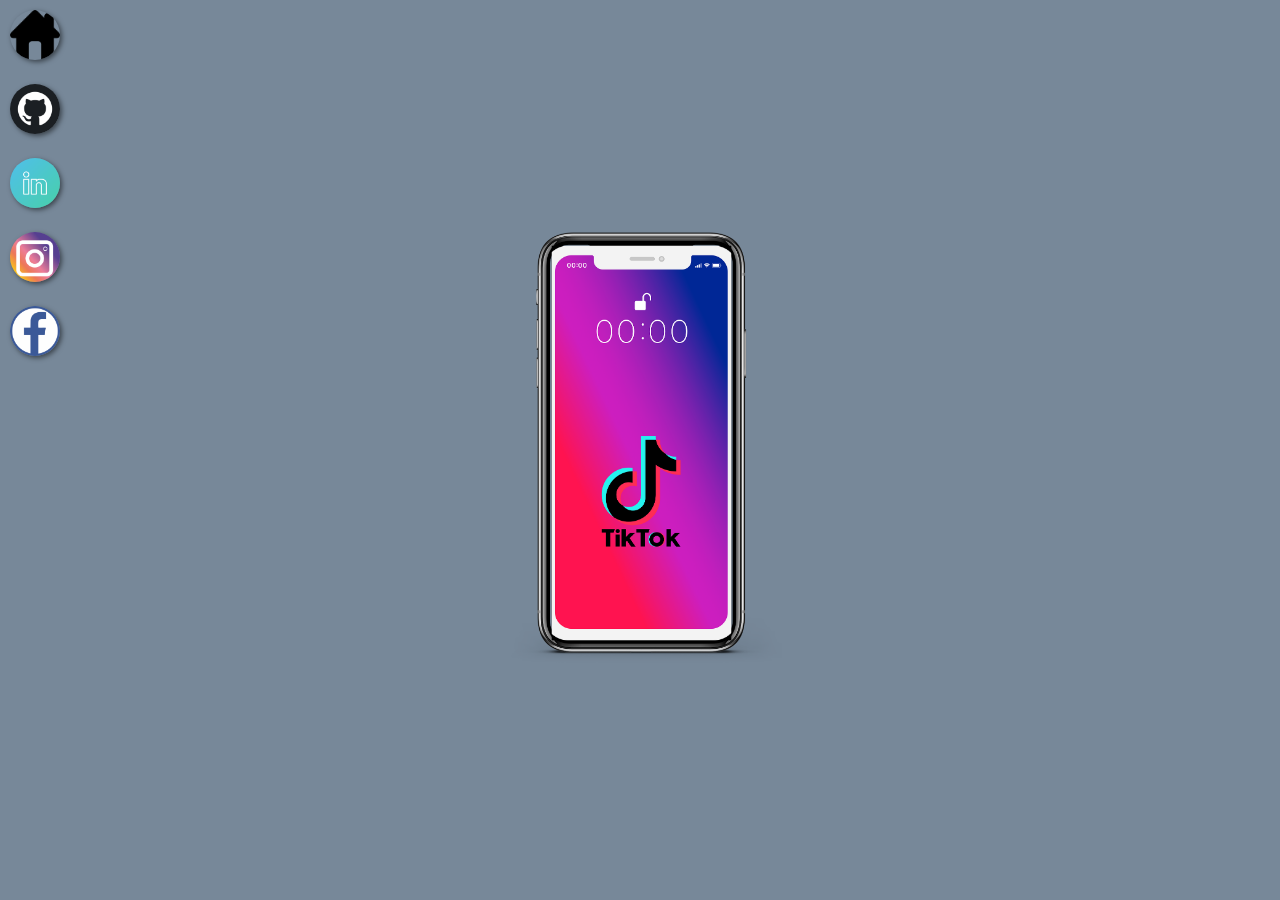
<file: index.html>
<!DOCTYPE html>
<html lang="pt-br">
<head>
    <meta charset="UTF-8">
    <meta name="viewport" content="width=device-width, initial-scale=1.0">
    <link rel="shortcut icon" href="favicon.ico" type="image/x-icon">
    <link rel="stylesheet" href="estilos/style.css">
    <title>Projetos Redes Sociais</title>
</head>
<body>
    <main>
        <section id="telefone">
            <iframe src="home.html" name="tela" id="tela" frameborder="0">Infelizmente seu navegador não é compatível com Iframes</iframe>

        </section>
        <!-- Imagens serão atualizadas para melhor visualizacao -->
        <section id="redes-sociais">
            <a href="home.html" target="tela"><img src="imagens/icon-home.png" alt="Ícone casa"></a><br>
            <a href="github.html" target="tela"><img src="imagens/logo-github.png" alt="Ícone Github"></a><br>
            <a href="linkedin.html" target="tela"><img src="imagens/logo-linkendin.png" alt="Ícone Linkedin"></a><br>
            <a href="instagram.html" target="tela"><img src="imagens/logo-instagram.png" alt="Ícone Instagram"></a><br>
            <a href="facebook.html" target="tela"><img src="imagens/facebook_contatos.png" alt="Ícone Facebook"></a>
        </section>
    </main>
   
</body>
</html>
</file>
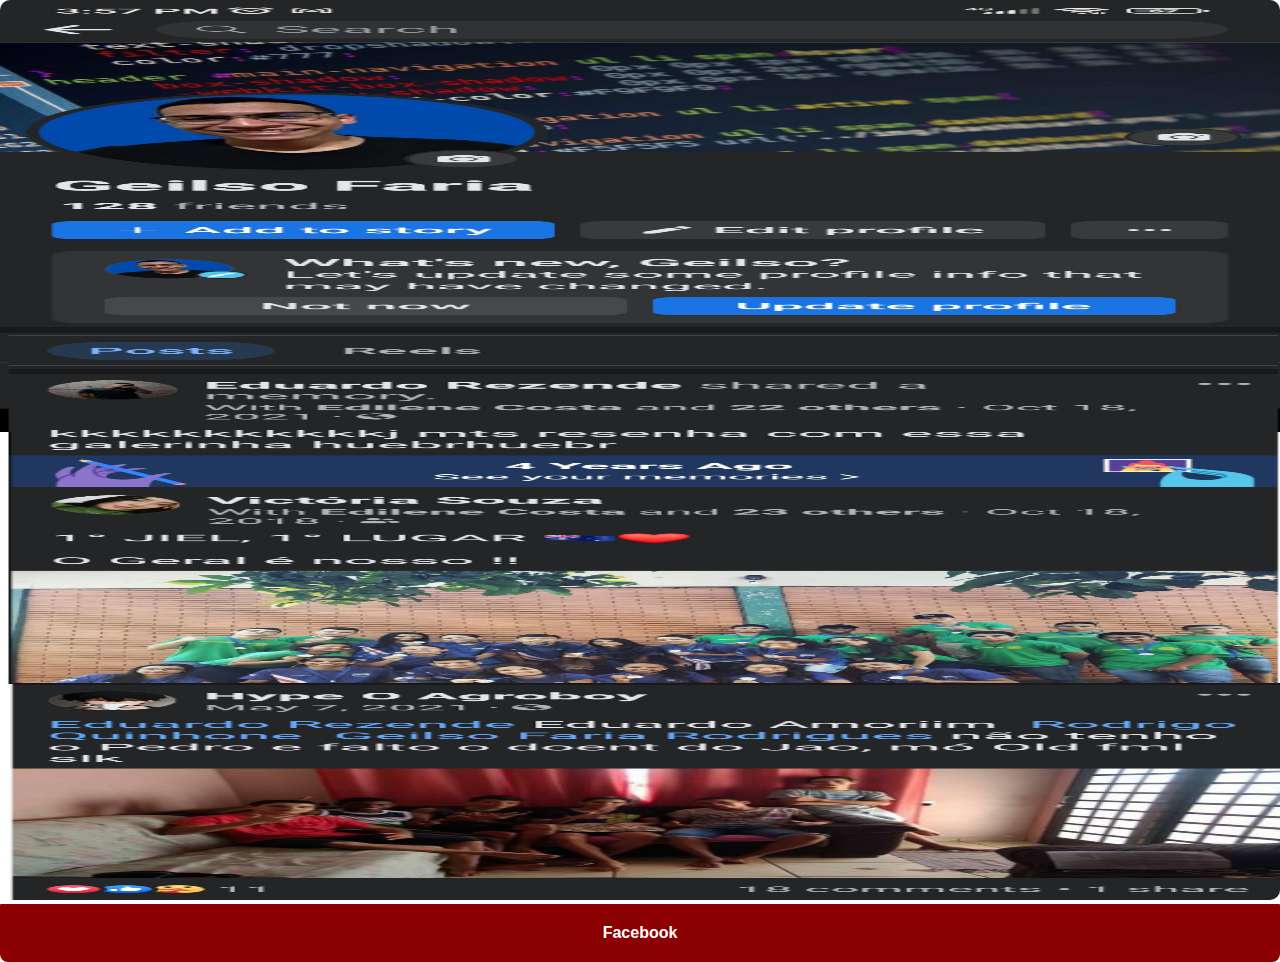
<file: facebook.html>
<!DOCTYPE html>
<html lang="pt-br">
<head>
    <meta charset="UTF-8">
    <meta name="viewport" content="width=device-width, initial-scale=1.0">
    <title>Tela Facebook</title>
    <link rel="stylesheet" href="estilos/social.css">
   
</head>
<body>
    <img src="imagens/tela-facebook.jpg" alt="Imagem do perfil do Facebook">
    <a href="https://www.facebook.com/geilsorodrigues" target="_blank">Facebook</a>
</body>
</html>
</file>
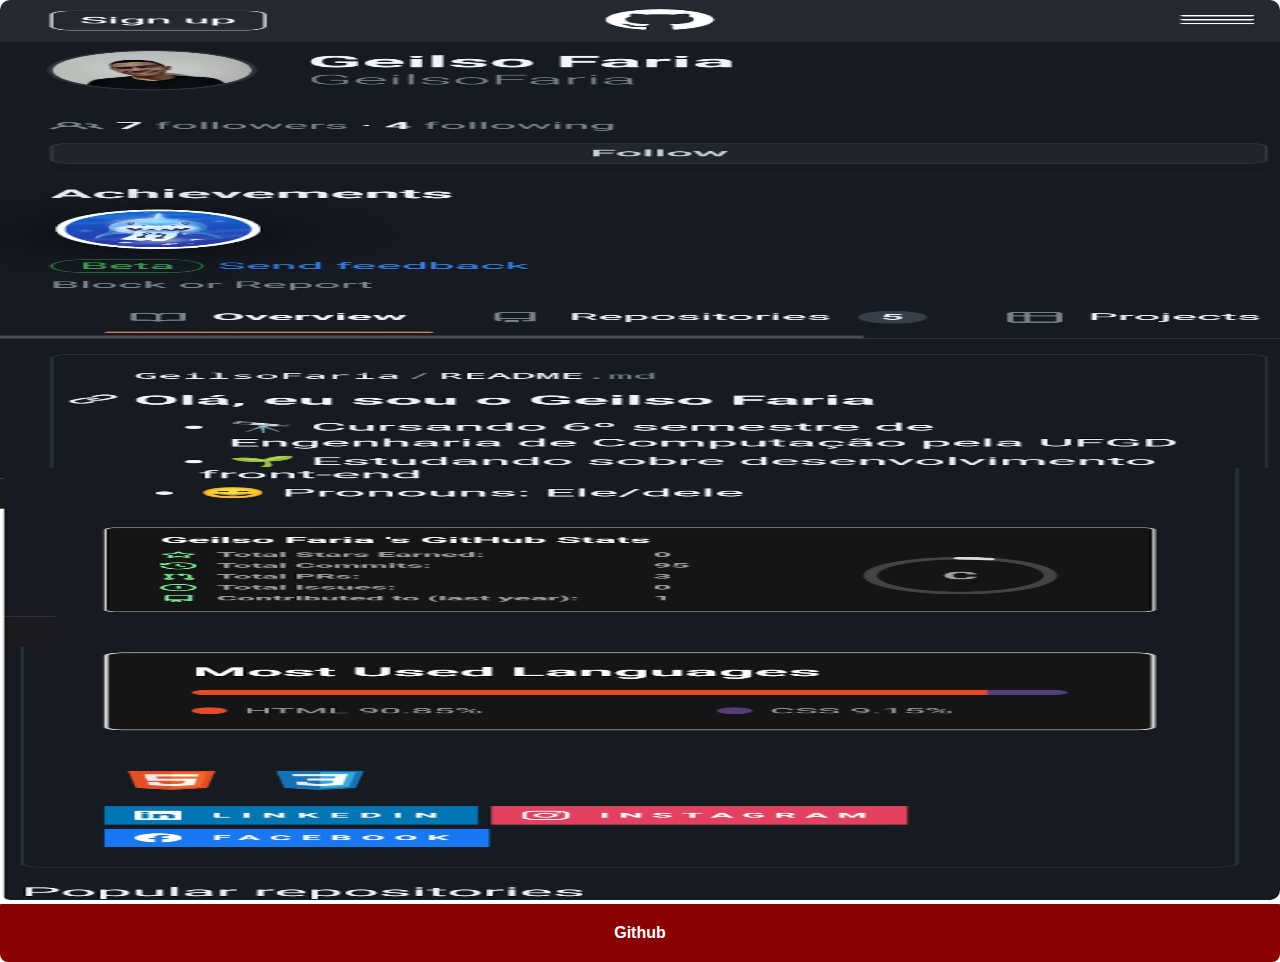
<file: github.html>
<!DOCTYPE html>
<html lang="pt-br">
<head>
    <meta charset="UTF-8">
    <meta name="viewport" content="width=device-width, initial-scale=1.0">
    <title>Tela Github</title>
    <link rel="stylesheet" href="estilos/social.css">
   
</head>
<body>
    <img src="imagens/tela-github.jpg" alt="Imagem do perfil do Github">
    <a href="https://github.com/GeilsoFaria" target="_blank">Github</a>
</body>
</html>
</file>
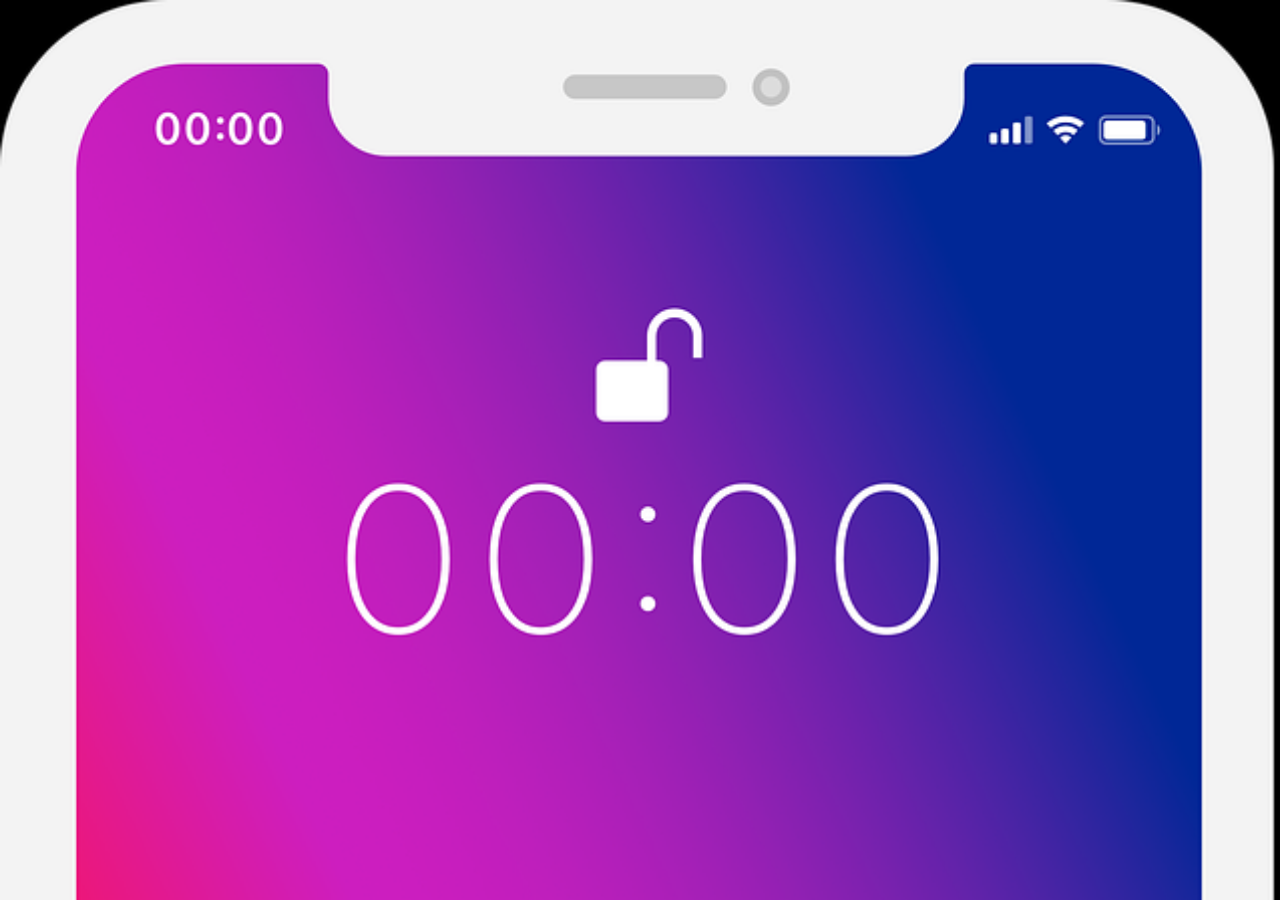
<file: home.html>
<!DOCTYPE html>
<html lang="pt-br">
<head>
    <meta charset="UTF-8">
    <meta name="viewport" content="width=device-width, initial-scale=1.0">
    <title>Home</title>
</head>
<style>
    * {
        margin: 0px;
        padding: 0px;
    }
    body {
        height: 100vh;
        width: 100vw;
        background: black url('imagens/logo-home.png') no-repeat top center;
        background-size: cover; 
    }
</style>
<body>
    
</body>
</html>
</file>
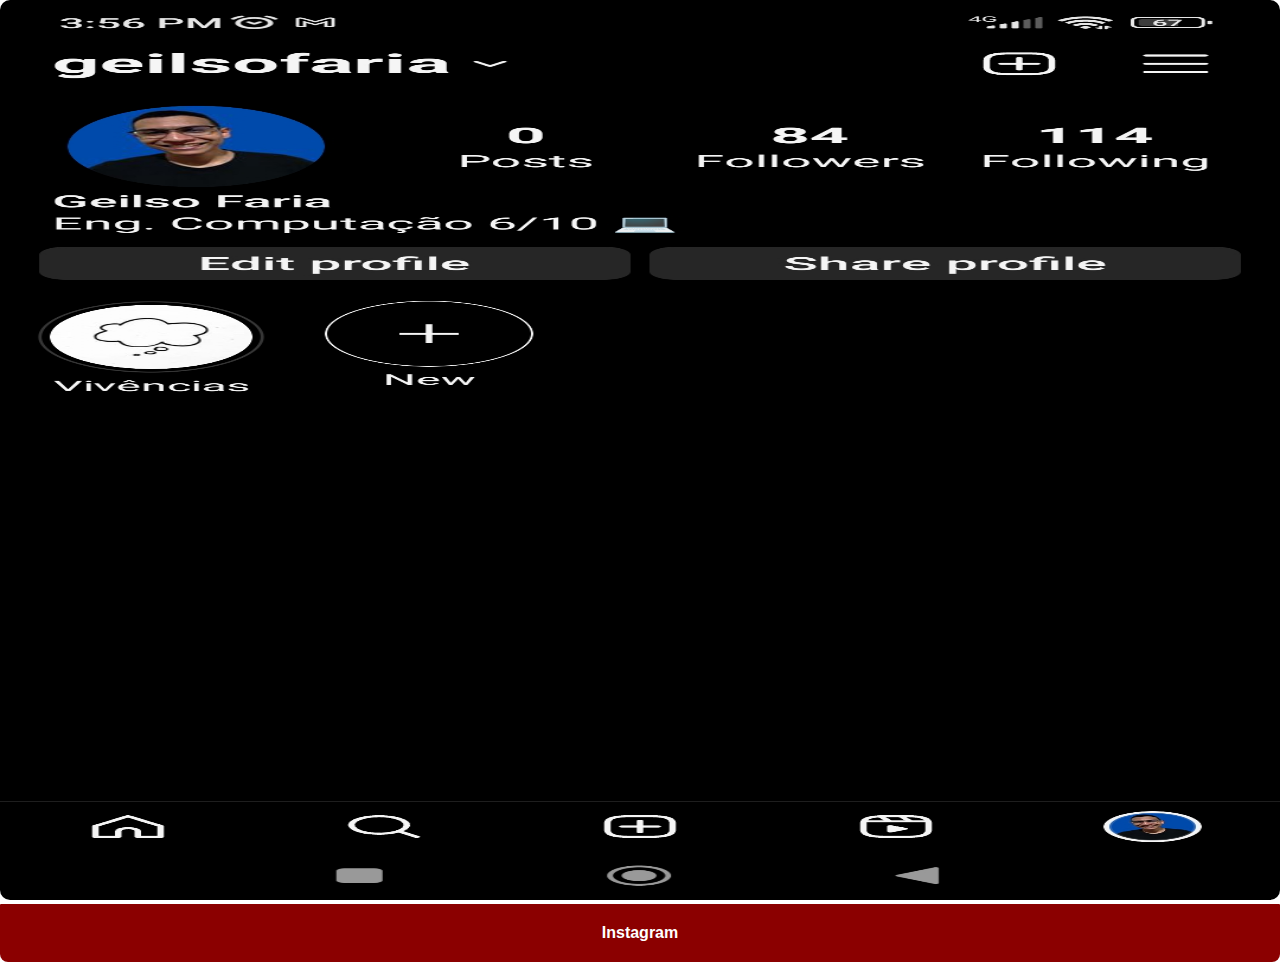
<file: instagram.html>
<!DOCTYPE html>
<html lang="pt-br">
<head>
    <meta charset="UTF-8">
    <meta name="viewport" content="width=device-width, initial-scale=1.0">
    <title>Tela Instagram</title>
    <link rel="stylesheet" href="estilos/social.css">
   
</head>
<body>
    <img src="imagens/tela-instagram.jpg" alt="Imagem do perfil do Instagram">
    <a href="https://instagram.com/geilsofaria?igshid=YzgyMTM2MGM=" target="_blank">Instagram</a>
</body>
</html>
</file>
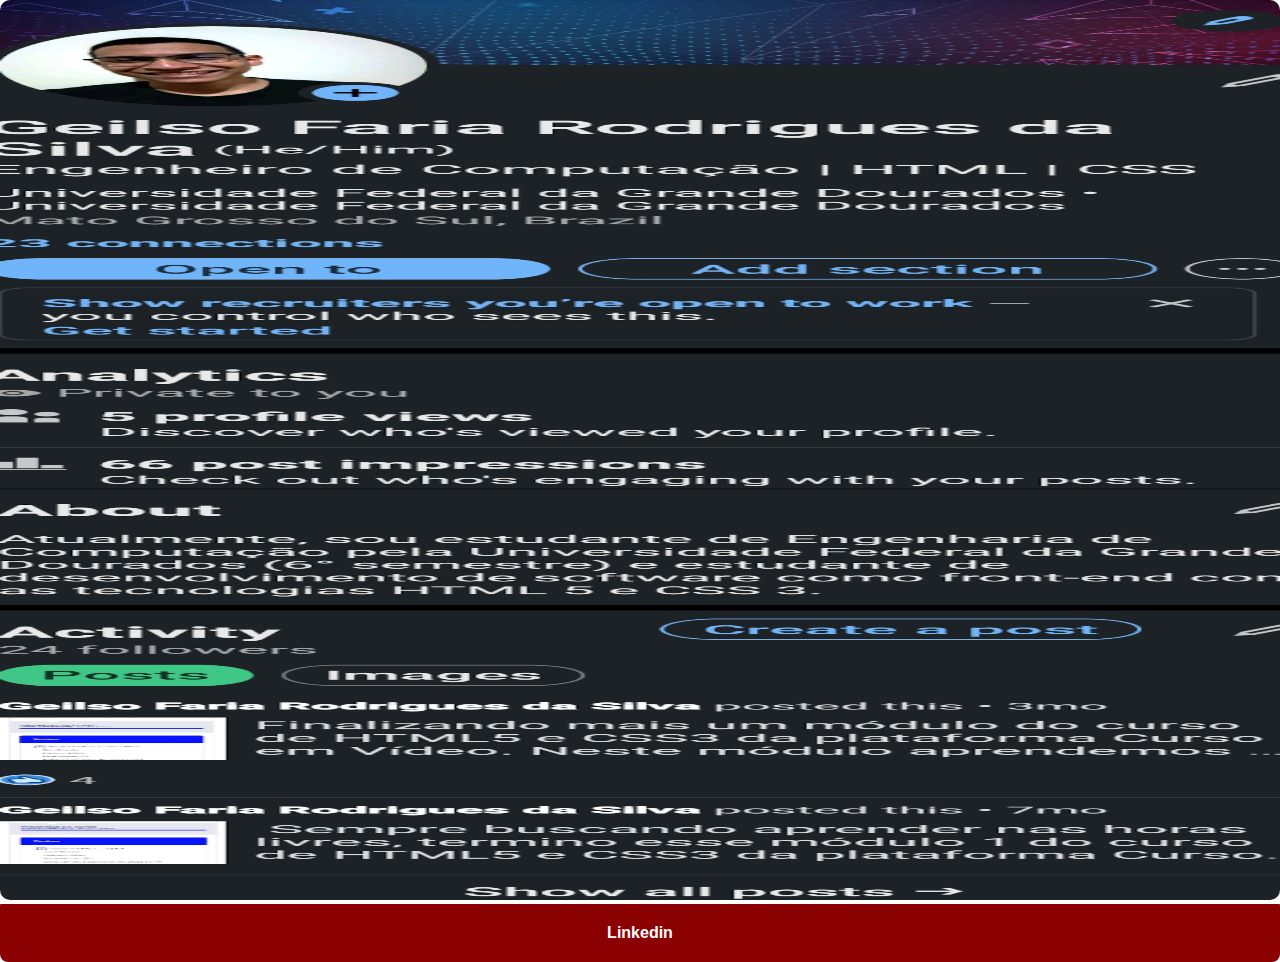
<file: linkedin.html>
<!DOCTYPE html>
<html lang="pt-br">
<head>
    <meta charset="UTF-8">
    <meta name="viewport" content="width=device-width, initial-scale=1.0">
    <title>Tela Linkedin</title>
    <link rel="stylesheet" href="estilos/social.css">
   
</head>
<body>
    <img src="imagens/tela-linkedin.png" alt="Imagem do perfil do Linkedin">
    <a href="http://www.linkedin.com/in/geilsofaria" target="_blank">Linkedin</a>
</body>
</html>
</file>
<file: estilos/style.css>
@charset "UTF-8";

* {
    margin: 0;
    padding: 0;
    font-family: Arial, Helvetica, sans-serif;
}
html, body {
    height: 100vh;
    width: 100vw;
    background-color: black;
}
body {
    background-color: lightslategrey;
}
main{
    position: relative;
    height: 100vh;
}
section#telefone {
    position: absolute;
     left: 50%;
    top: 50%;
    transform: translate(-50%,-50%);
    height: 435px;
    width: 287px;    
    background: url('../imagens/frame-iphone.png') no-repeat;
    background-size: cover;
}
iframe#tela {
    position: relative;
    top: 13px;
    left: 55px;
    width: 180px;
    height: 395px;
}
section#redes-sociais {
    text-align: left;
}
section#redes-sociais img {
    width: 50px;
    height: 50px;
    margin: 10px;
    border-radius:50%;
    box-shadow: 2px 2px 5px rgba(0, 0, 0, 0.5);
    box-sizing: border-box;
}
section#redes-sociais img:hover {
    border: 2px solid rgba(255, 255, 255, 0.61);
    transform: translate(3px,3px);
    box-shadow: 5px 5px 10px rgba(0, 0, 0, 0.45);
    transition: transform 0.4s;
}
</file>
<file: estilos/social.css>
@charset "UTF-8";

* {
    margin: 0px;
    padding: 0px;
    font-family: Arial, Helvetica, sans-serif;
}
::-webkit-scrollbar {
    width: 0px;
    height: 0px;
}
img {
    background-position: center center;
    width: 100vw;
    height: 100vh;
    background-size: contain;
    border-radius: 10px;

}
a {
    display: block;
    background-color: darkred;
    padding: 20px;
    color: white;
    text-align: center;
    font-weight: bolder;
    text-decoration: none;
    border-radius: 1px 1px 8px 8px ;
}
a:hover {
    background-color: lightcoral;
}
</file>
